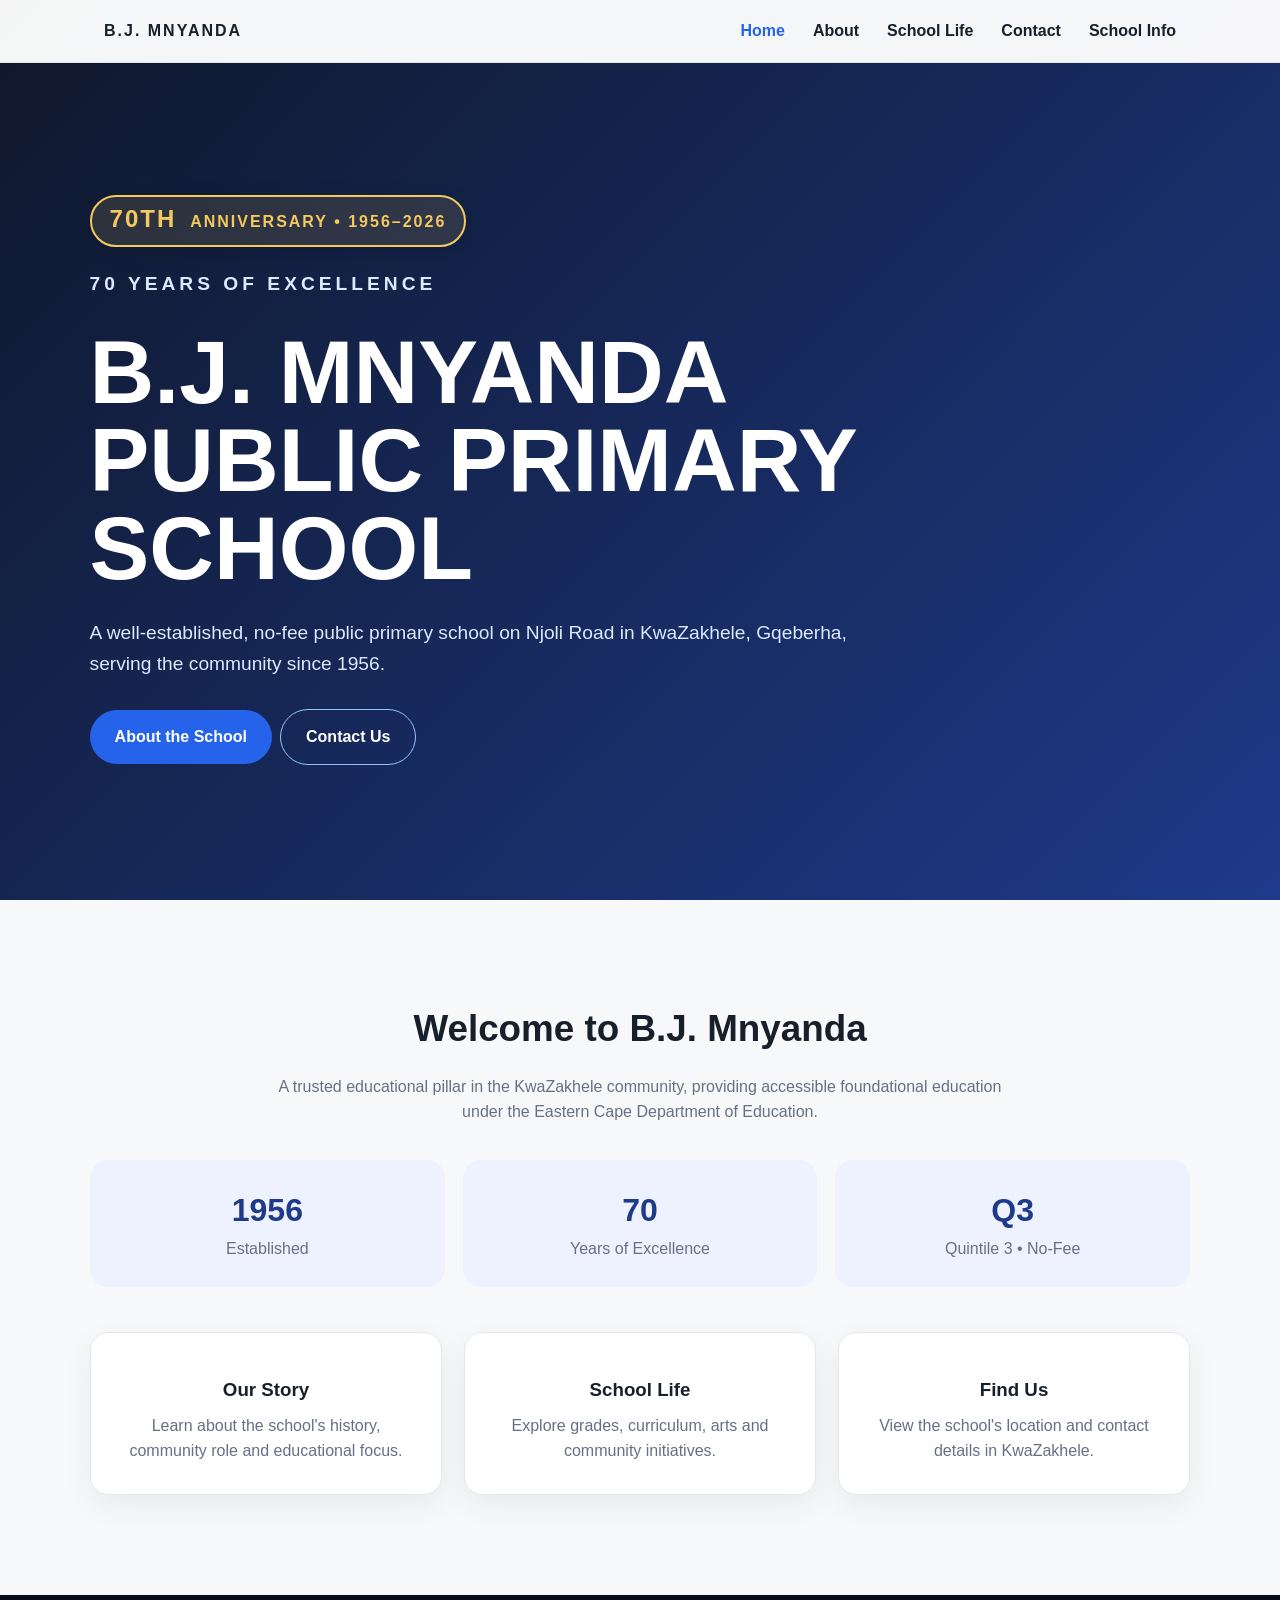
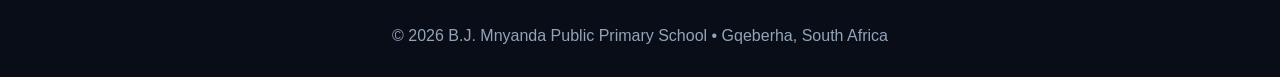
<file: index.html>
<!DOCTYPE html>
<html lang="en">
<head>
<meta charset="UTF-8">
<meta name="viewport" content="width=device-width, initial-scale=1.0">
<title>B.J. Mnyanda Public Primary School</title>
<meta http-equiv="refresh" content="0; url=home.html">
<link rel="canonical" href="home.html">
</head>
<body>
<p>Opening the B.J. Mnyanda Public Primary School website...</p>
<p><a href="home.html">Click here if the page does not open automatically.</a></p>
<script>window.location.replace("home.html");</script>
</body>
</html>
</file>
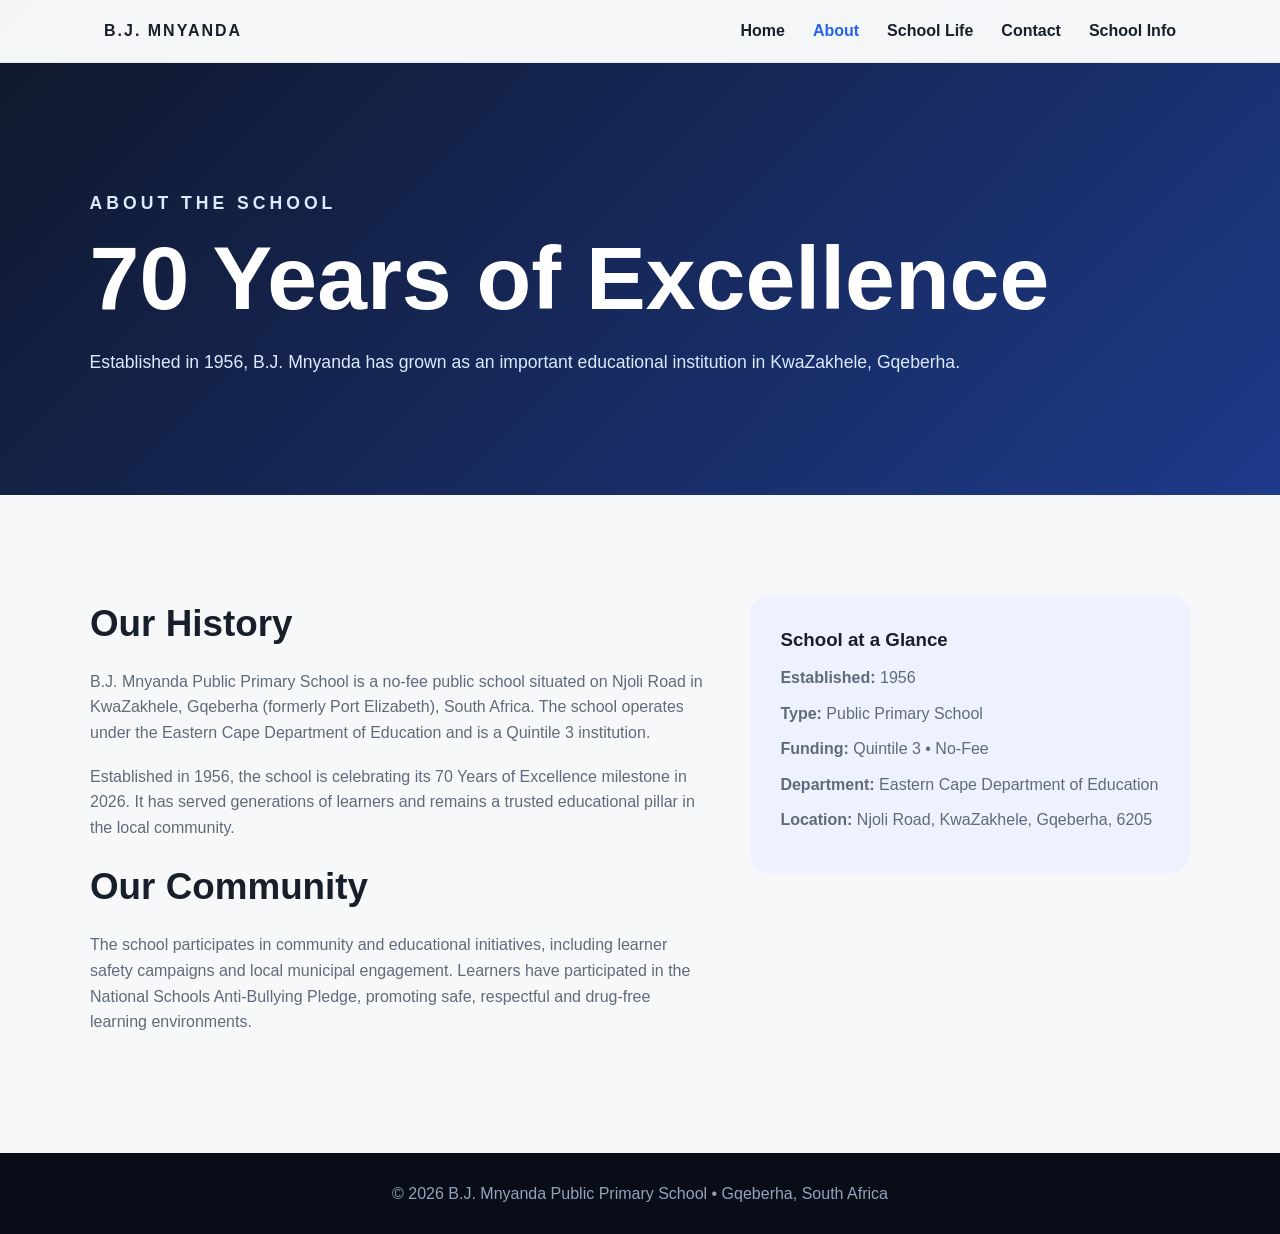
<file: about.html>
<!DOCTYPE html>
<html lang="en"><head><meta charset="UTF-8"><meta name="viewport" content="width=device-width, initial-scale=1.0"><title>B.J. Mnyanda | About</title><link rel="stylesheet" href="style.css"></head>
<body><header><nav class="nav"><a class="logo" href="index.html">B.J. MNYANDA</a><div class="links"><a href="index.html">Home</a><a class="active" href="about.html">About</a><a href="services.html">School Life</a><a href="contact.html">Contact</a><a href="domain.html">School Info</a></div></nav></header>
<main><section class="page-hero"><div><p class="eyebrow">ABOUT THE SCHOOL</p><h1>70 Years of Excellence</h1><p>Established in 1956, B.J. Mnyanda has grown as an important educational institution in KwaZakhele, Gqeberha.</p></div></section>
<section class="section"><div class="container two-col"><div><h2>Our History</h2><p>B.J. Mnyanda Public Primary School is a no-fee public school situated on Njoli Road in KwaZakhele, Gqeberha (formerly Port Elizabeth), South Africa. The school operates under the Eastern Cape Department of Education and is a Quintile 3 institution.</p><p>Established in 1956, the school is celebrating its 70 Years of Excellence milestone in 2026. It has served generations of learners and remains a trusted educational pillar in the local community.</p><h2>Our Community</h2><p>The school participates in community and educational initiatives, including learner safety campaigns and local municipal engagement. Learners have participated in the National Schools Anti-Bullying Pledge, promoting safe, respectful and drug-free learning environments.</p></div><div class="info-box"><h3>School at a Glance</h3><p><strong>Established:</strong> 1956</p><p><strong>Type:</strong> Public Primary School</p><p><strong>Funding:</strong> Quintile 3 • No-Fee</p><p><strong>Department:</strong> Eastern Cape Department of Education</p><p><strong>Location:</strong> Njoli Road, KwaZakhele, Gqeberha, 6205</p></div></div></section></main><footer>© 2026 B.J. Mnyanda Public Primary School • Gqeberha, South Africa</footer></body></html>
</file>
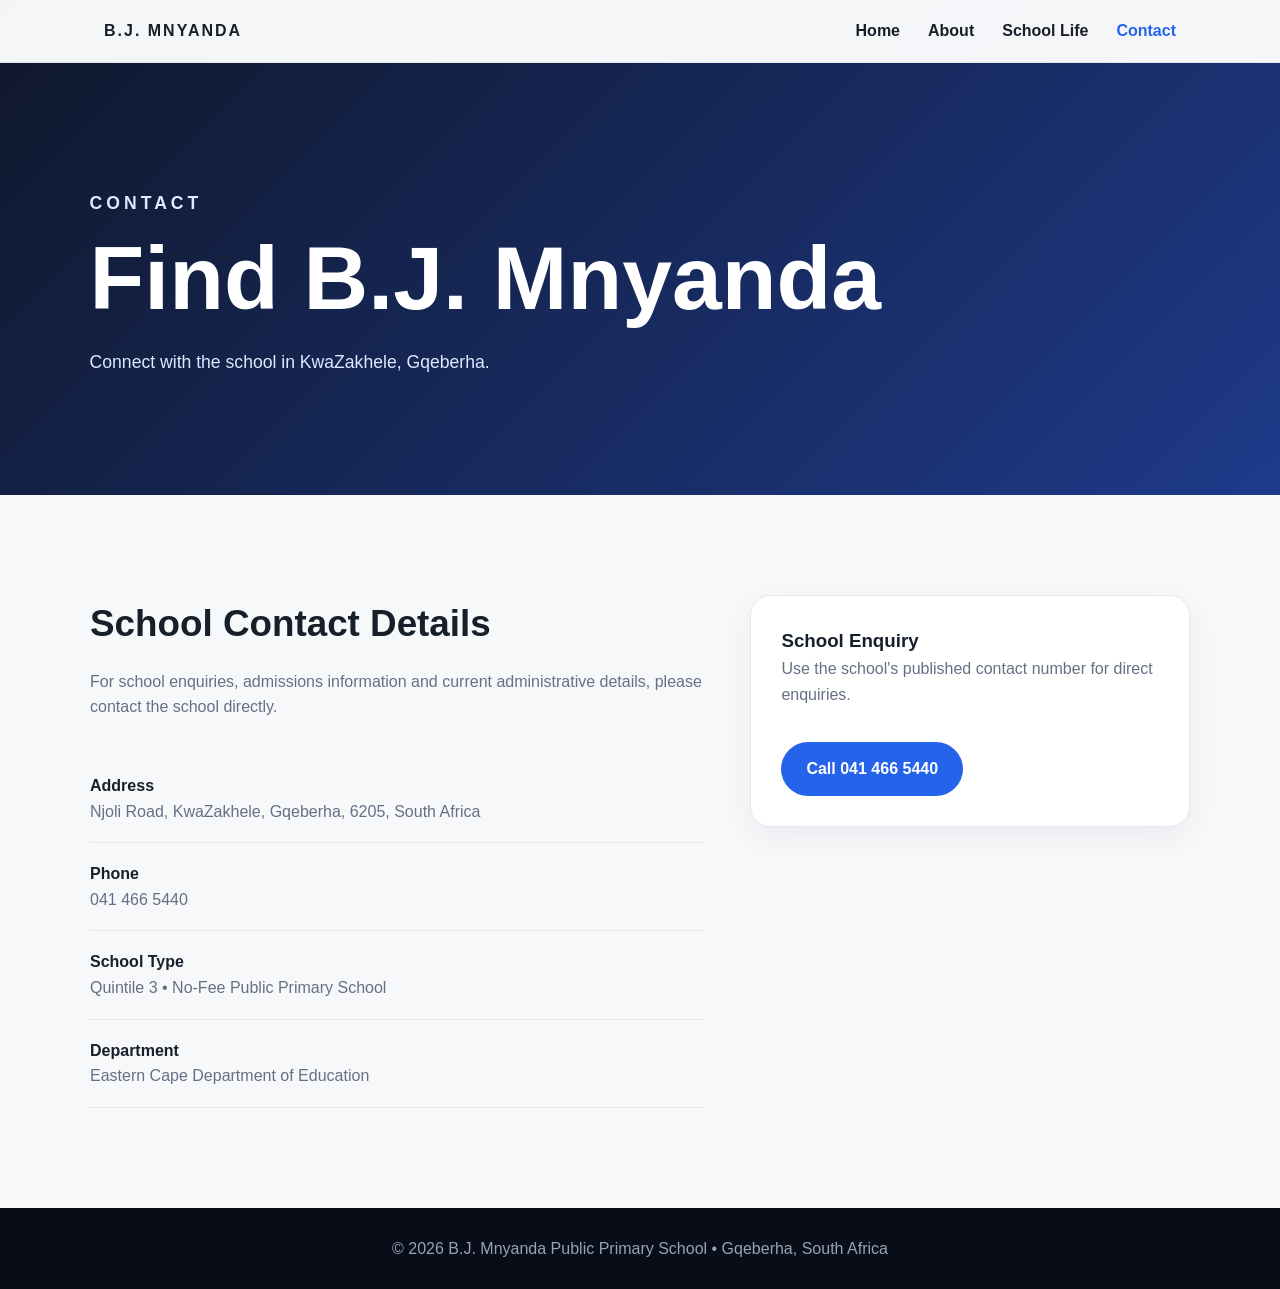
<file: contact.html>
<!DOCTYPE html>
<html lang="en"><head><meta charset="UTF-8"><meta name="viewport" content="width=device-width, initial-scale=1.0"><title>B.J. Mnyanda | Contact</title><link rel="stylesheet" href="style.css"></head>
<body><header><nav class="nav"><a class="logo" href="index.html">B.J. MNYANDA</a><div class="links"><a href="index.html">Home</a><a href="about.html">About</a><a href="services.html">School Life</a><a class="active" href="contact.html">Contact</a></div></nav></header>
<main><section class="page-hero"><div><p class="eyebrow">CONTACT</p><h1>Find B.J. Mnyanda</h1><p>Connect with the school in KwaZakhele, Gqeberha.</p></div></section>
<section class="section"><div class="container contact-grid"><div><h2>School Contact Details</h2><p class="lead">For school enquiries, admissions information and current administrative details, please contact the school directly.</p><div class="contact-item"><strong>Address</strong><span>Njoli Road, KwaZakhele, Gqeberha, 6205, South Africa</span></div><div class="contact-item"><strong>Phone</strong><span>041 466 5440</span></div><div class="contact-item"><strong>School Type</strong><span>Quintile 3 • No-Fee Public Primary School</span></div><div class="contact-item"><strong>Department</strong><span>Eastern Cape Department of Education</span></div></div>
<div class="contact-form"><h3>School Enquiry</h3><p class="lead">Use the school's published contact number for direct enquiries.</p><a class="button" href="tel:+27414665440">Call 041 466 5440</a></div></div></section></main><footer>© 2026 B.J. Mnyanda Public Primary School • Gqeberha, South Africa</footer></body></html>
</file>
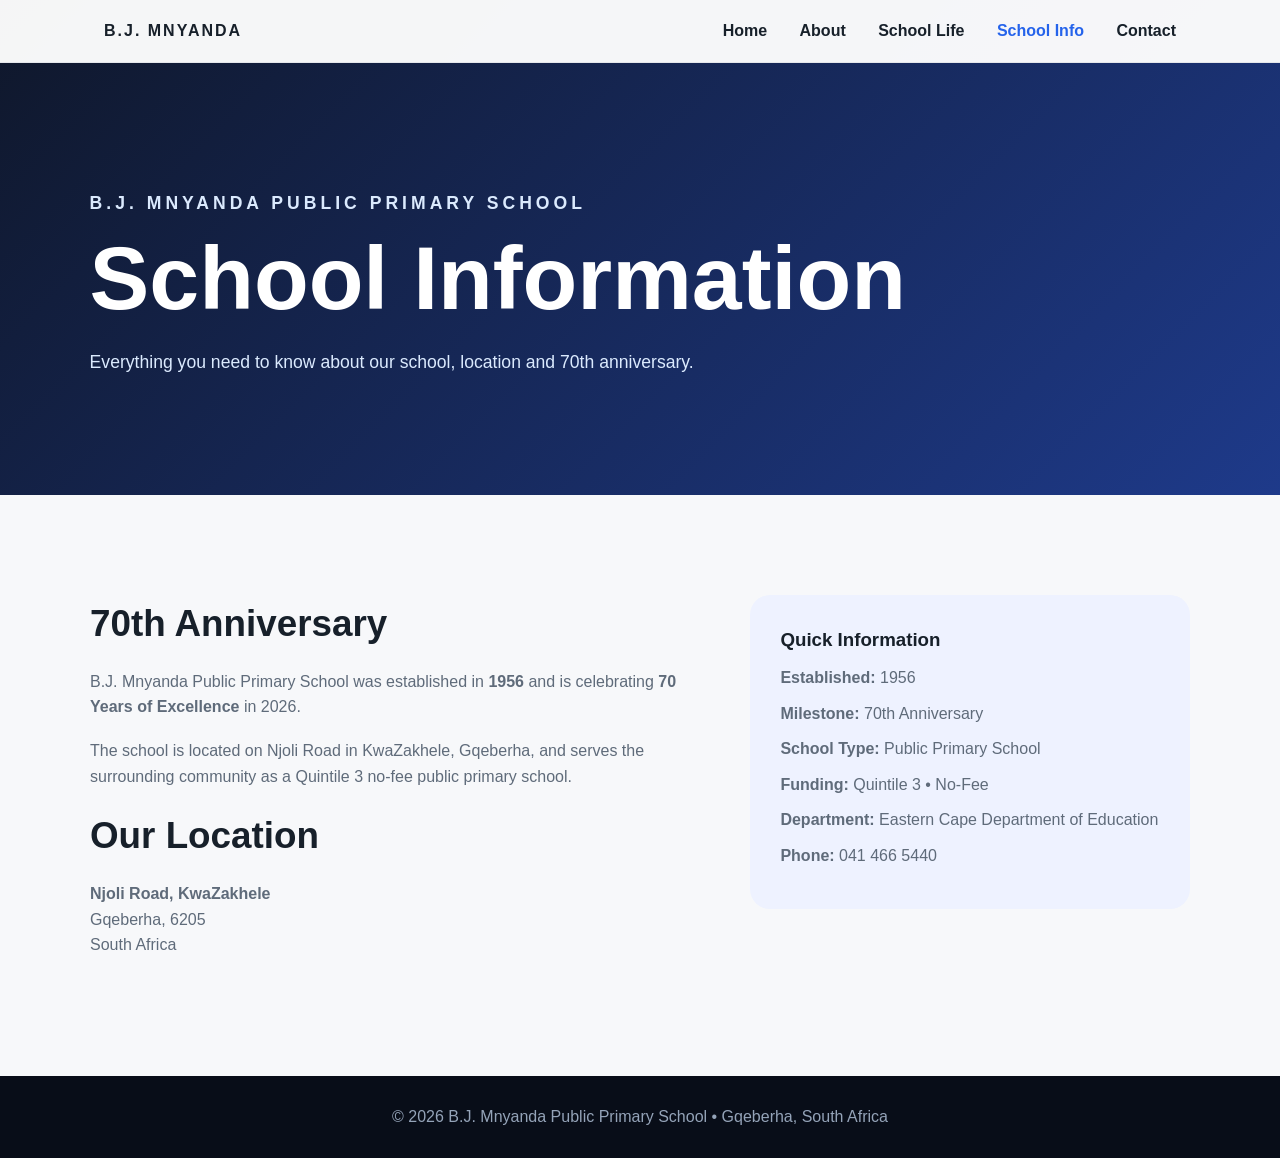
<file: domain.html>
<!DOCTYPE html>
<html lang="en">
<head>
<meta charset="UTF-8">
<meta name="viewport" content="width=device-width, initial-scale=1.0">
<title>B.J. Mnyanda | School Information</title>
<link rel="stylesheet" href="style.css">
</head>
<body>
<header><nav class="nav">
<a class="logo" href="index.html">B.J. MNYANDA</a>
<div class="links">
<a href="index.html">Home</a>
<a href="about.html">About</a>
<a href="services.html">School Life</a>
<a class="active" href="domain.html">School Info</a>
<a href="contact.html">Contact</a>
</div>
</nav></header>
<main>
<section class="page-hero">
<div>
<p class="eyebrow">B.J. MNYANDA PUBLIC PRIMARY SCHOOL</p>
<h1>School Information</h1>
<p>Everything you need to know about our school, location and 70th anniversary.</p>
</div>
</section>
<section class="section">
<div class="container">
<div class="two-col">
<div>
<h2>70th Anniversary</h2>
<p>B.J. Mnyanda Public Primary School was established in <strong>1956</strong> and is celebrating <strong>70 Years of Excellence</strong> in 2026.</p>
<p>The school is located on Njoli Road in KwaZakhele, Gqeberha, and serves the surrounding community as a Quintile 3 no-fee public primary school.</p>
<h2>Our Location</h2>
<p><strong>Njoli Road, KwaZakhele</strong><br>Gqeberha, 6205<br>South Africa</p>
</div>
<div class="info-box">
<h3>Quick Information</h3>
<p><strong>Established:</strong> 1956</p>
<p><strong>Milestone:</strong> 70th Anniversary</p>
<p><strong>School Type:</strong> Public Primary School</p>
<p><strong>Funding:</strong> Quintile 3 • No-Fee</p>
<p><strong>Department:</strong> Eastern Cape Department of Education</p>
<p><strong>Phone:</strong> 041 466 5440</p>
</div>
</div>
</div>
</section>
</main>
<footer>© 2026 B.J. Mnyanda Public Primary School • Gqeberha, South Africa</footer>
</body>
</html>
</file>
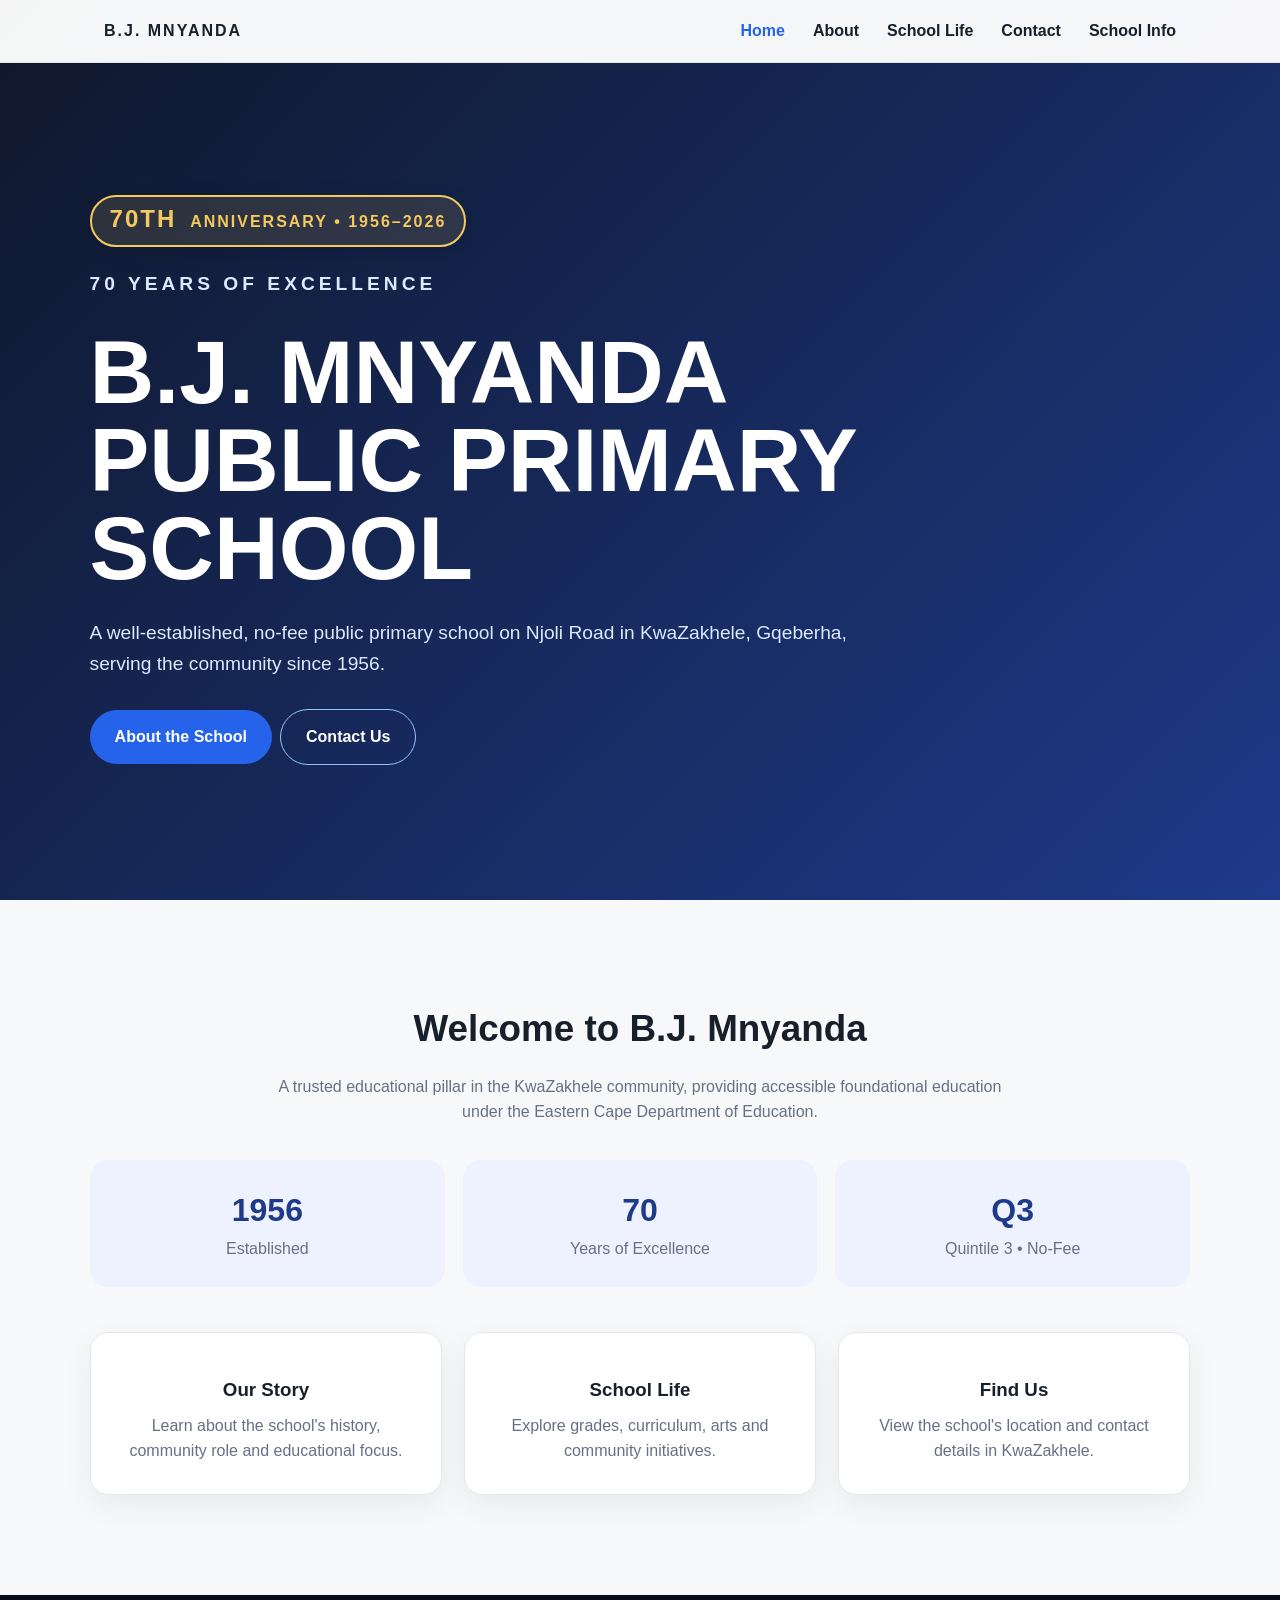
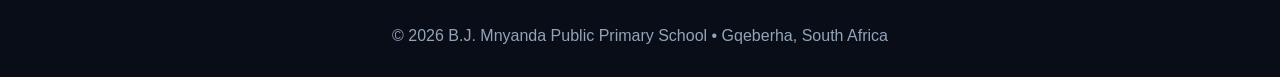
<file: home.html>
<!DOCTYPE html>
<html lang="en"><head><meta charset="UTF-8"><meta name="viewport" content="width=device-width, initial-scale=1.0"><title>B.J. Mnyanda Public Primary School | Home</title><link rel="stylesheet" href="style.css"></head>
<body><header><nav class="nav"><a class="logo" href="index.html">B.J. MNYANDA</a><div class="links"><a class="active" href="home.html">Home</a><a href="about.html">About</a><a href="services.html">School Life</a><a href="contact.html">Contact</a><a href="domain.html">School Info</a></div></nav></header>
<main><section class="hero"><div class="hero-content"><div class="anniversary"><span class="anniversary-number">70TH</span> ANNIVERSARY • 1956–2026</div><p class="eyebrow">70 YEARS OF EXCELLENCE</p><h1>B.J. MNYANDA<br>PUBLIC PRIMARY SCHOOL</h1><p>A well-established, no-fee public primary school on Njoli Road in KwaZakhele, Gqeberha, serving the community since 1956.</p><div><a class="button" href="about.html">About the School</a><a class="button secondary" href="contact.html">Contact Us</a></div></div></section>
<section class="section"><div class="container center"><h2>Welcome to B.J. Mnyanda</h2><p class="lead">A trusted educational pillar in the KwaZakhele community, providing accessible foundational education under the Eastern Cape Department of Education.</p><div class="stats"><div><strong>1956</strong><span>Established</span></div><div><strong>70</strong><span>Years of Excellence</span></div><div><strong>Q3</strong><span>Quintile 3 • No-Fee</span></div></div><div class="cards"><a class="card" href="about.html"><h3>Our Story</h3><p>Learn about the school's history, community role and educational focus.</p></a><a class="card" href="services.html"><h3>School Life</h3><p>Explore grades, curriculum, arts and community initiatives.</p></a><a class="card" href="contact.html"><h3>Find Us</h3><p>View the school's location and contact details in KwaZakhele.</p></a></div></div></section></main><footer>© 2026 B.J. Mnyanda Public Primary School • Gqeberha, South Africa</footer></body></html>
</file>
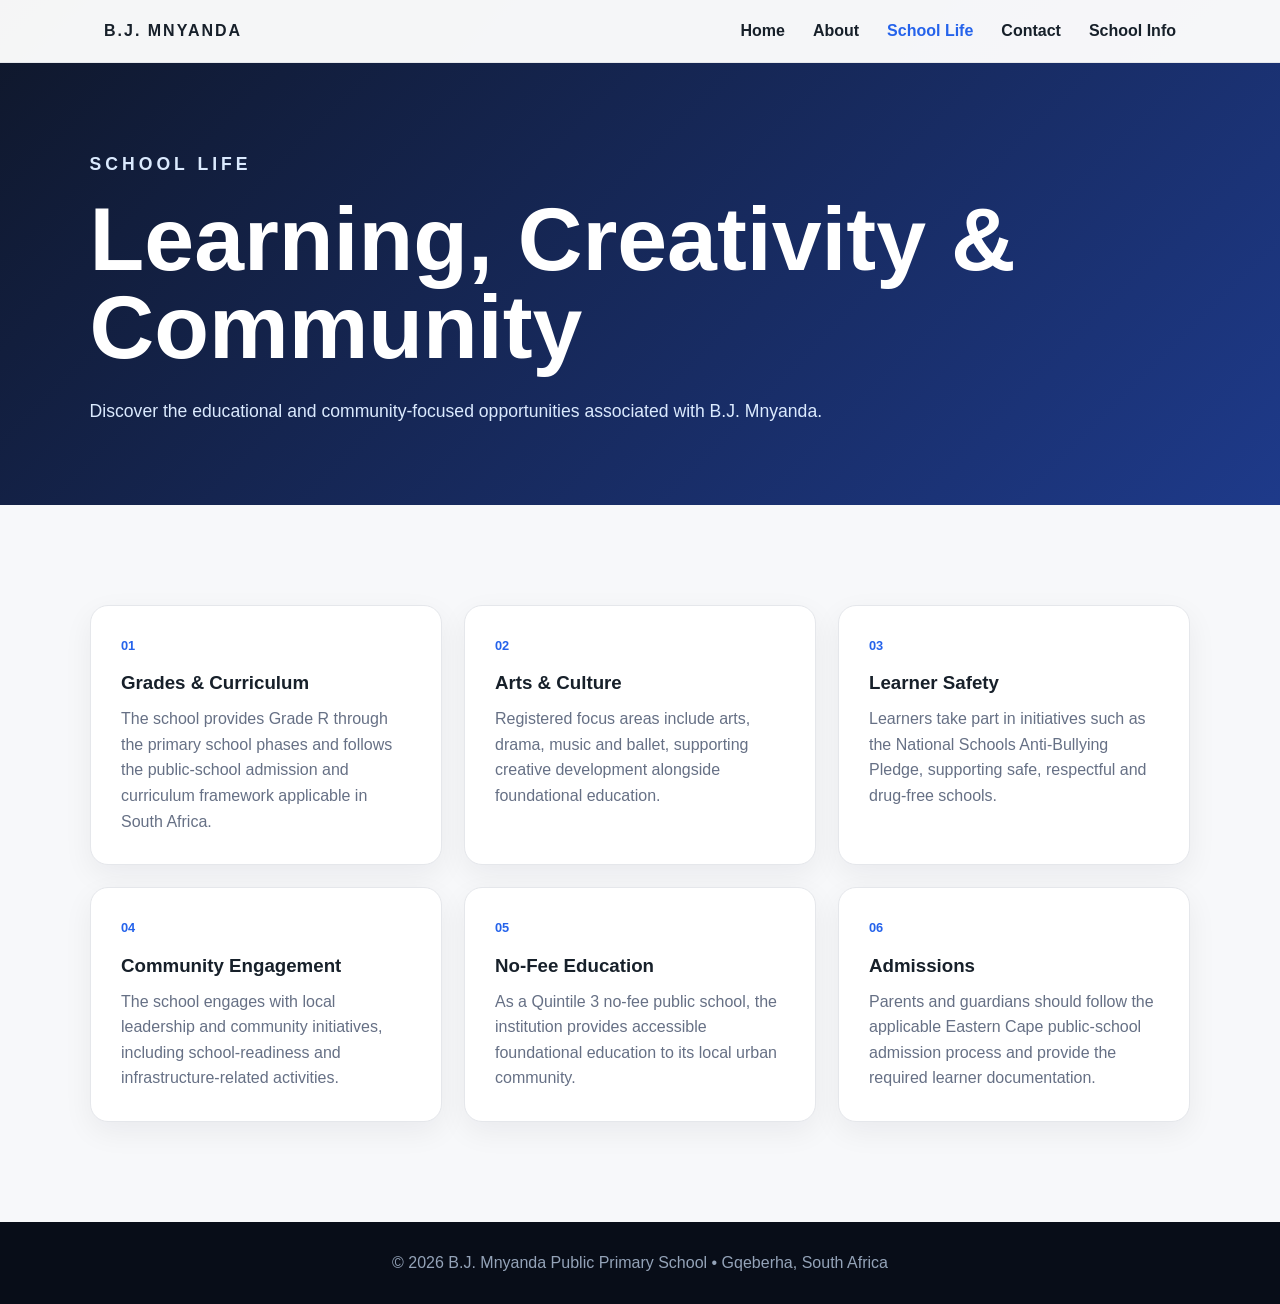
<file: services.html>
<!DOCTYPE html>
<html lang="en"><head><meta charset="UTF-8"><meta name="viewport" content="width=device-width, initial-scale=1.0"><title>B.J. Mnyanda | School Life</title><link rel="stylesheet" href="style.css"></head>
<body><header><nav class="nav"><a class="logo" href="index.html">B.J. MNYANDA</a><div class="links"><a href="index.html">Home</a><a href="about.html">About</a><a class="active" href="services.html">School Life</a><a href="contact.html">Contact</a><a href="domain.html">School Info</a></div></nav></header>
<main><section class="page-hero"><div><p class="eyebrow">SCHOOL LIFE</p><h1>Learning, Creativity & Community</h1><p>Discover the educational and community-focused opportunities associated with B.J. Mnyanda.</p></div></section>
<section class="section"><div class="container"><div class="cards">
<div class="card"><div class="icon">01</div><h3>Grades & Curriculum</h3><p>The school provides Grade R through the primary school phases and follows the public-school admission and curriculum framework applicable in South Africa.</p></div>
<div class="card"><div class="icon">02</div><h3>Arts & Culture</h3><p>Registered focus areas include arts, drama, music and ballet, supporting creative development alongside foundational education.</p></div>
<div class="card"><div class="icon">03</div><h3>Learner Safety</h3><p>Learners take part in initiatives such as the National Schools Anti-Bullying Pledge, supporting safe, respectful and drug-free schools.</p></div>
<div class="card"><div class="icon">04</div><h3>Community Engagement</h3><p>The school engages with local leadership and community initiatives, including school-readiness and infrastructure-related activities.</p></div>
<div class="card"><div class="icon">05</div><h3>No-Fee Education</h3><p>As a Quintile 3 no-fee public school, the institution provides accessible foundational education to its local urban community.</p></div>
<div class="card"><div class="icon">06</div><h3>Admissions</h3><p>Parents and guardians should follow the applicable Eastern Cape public-school admission process and provide the required learner documentation.</p></div>
</div></div></section></main><footer>© 2026 B.J. Mnyanda Public Primary School • Gqeberha, South Africa</footer></body></html>
</file>
<file: style.css>
*{box-sizing:border-box;margin:0;padding:0}html{scroll-behavior:smooth}body{font-family:Arial,Helvetica,sans-serif;color:#17202a;background:#f7f8fa;line-height:1.6}header{position:fixed;top:0;width:100%;z-index:20;background:rgba(255,255,255,.96);border-bottom:1px solid #e5e7eb}.nav{max-width:1200px;margin:auto;padding:18px 5%;display:flex;justify-content:space-between;align-items:center}.logo{font-weight:800;letter-spacing:2px;color:#17202a;text-decoration:none}.links a{color:#17202a;text-decoration:none;margin-left:28px;font-weight:600}.links a:hover,.links .active{color:#2563eb}.hero{min-height:100vh;padding:140px 7% 80px;display:flex;align-items:center;background:linear-gradient(135deg,#0f172a,#1e3a8a);color:#fff}.hero-content{max-width:950px}.eyebrow{letter-spacing:4px;font-size:.8rem;font-weight:700;color:#60a5fa;margin-bottom:18px}.hero h1,.page-hero h1{font-size:clamp(2.8rem,7vw,6rem);line-height:.98;margin-bottom:25px}.hero p{font-size:1.2rem;max-width:780px;color:#dbeafe;margin-bottom:30px}.button{display:inline-block;border:0;background:#2563eb;color:#fff;padding:14px 25px;border-radius:999px;text-decoration:none;font-weight:700;cursor:pointer}.button.secondary{background:transparent;border:1px solid #93c5fd;margin-left:8px}.section{padding:100px 5%}.container{max-width:1100px;margin:auto}.center{text-align:center}.lead{color:#667085;max-width:760px;margin:0 auto 35px}.section h2{font-size:2.3rem;margin-bottom:15px}.stats{display:grid;grid-template-columns:repeat(3,1fr);gap:18px;margin:35px 0 45px}.stats div{background:#eef2ff;border-radius:18px;padding:25px}.stats strong{display:block;font-size:2rem;color:#1e3a8a}.stats span{color:#667085}.cards{display:grid;grid-template-columns:repeat(3,1fr);gap:22px}.card{display:block;background:#fff;border:1px solid #e5e7eb;border-radius:18px;padding:30px;text-decoration:none;color:#17202a;box-shadow:0 10px 30px rgba(15,23,42,.06)}.card:hover{transform:translateY(-4px);transition:.2s}.card h3{margin:12px 0 8px}.card p{color:#667085}.icon{font-size:.8rem;color:#2563eb;font-weight:800}.page-hero{min-height:55vh;padding:150px 7% 80px;display:flex;align-items:center;background:linear-gradient(135deg,#0f172a,#1e3a8a);color:#fff}.page-hero p{color:#dbeafe;font-size:1.1rem}.two-col,.contact-grid{display:grid;grid-template-columns:1.4fr 1fr;gap:45px;align-items:start}.two-col p{color:#5f6b7a;margin-bottom:18px}.info-box{background:#eef2ff;padding:30px;border-radius:20px}.info-box p{margin:10px 0}.contact-item{padding:18px 0;border-bottom:1px solid #e5e7eb}.contact-item strong,.contact-item span{display:block}.contact-item span{color:#667085}.contact-form{background:#fff;padding:30px;border-radius:20px;border:1px solid #e5e7eb;box-shadow:0 10px 30px rgba(15,23,42,.05)}footer{background:#080d18;color:#94a3b8;text-align:center;padding:28px}@media(max-width:750px){.nav{padding:15px 5%}.links a{margin-left:10px;font-size:.8rem}.cards,.two-col,.contact-grid,.stats{grid-template-columns:1fr}.hero,.page-hero{padding-left:6%;padding-right:6%}.section{padding:70px 6%}}
.anniversary{display:inline-block;margin-bottom:22px;padding:10px 18px;border:2px solid #f4c95d;border-radius:999px;background:rgba(244,201,93,.12);color:#f4c95d;font-weight:800;letter-spacing:2px;text-transform:uppercase;box-shadow:0 6px 20px rgba(0,0,0,.15)}
.anniversary-number{font-size:1.5rem;line-height:1;color:#f4c95d;font-weight:900;margin-right:8px}
@media(max-width:750px){.anniversary{font-size:.75rem;padding:8px 12px}.anniversary-number{font-size:1.2rem}}
</file>
